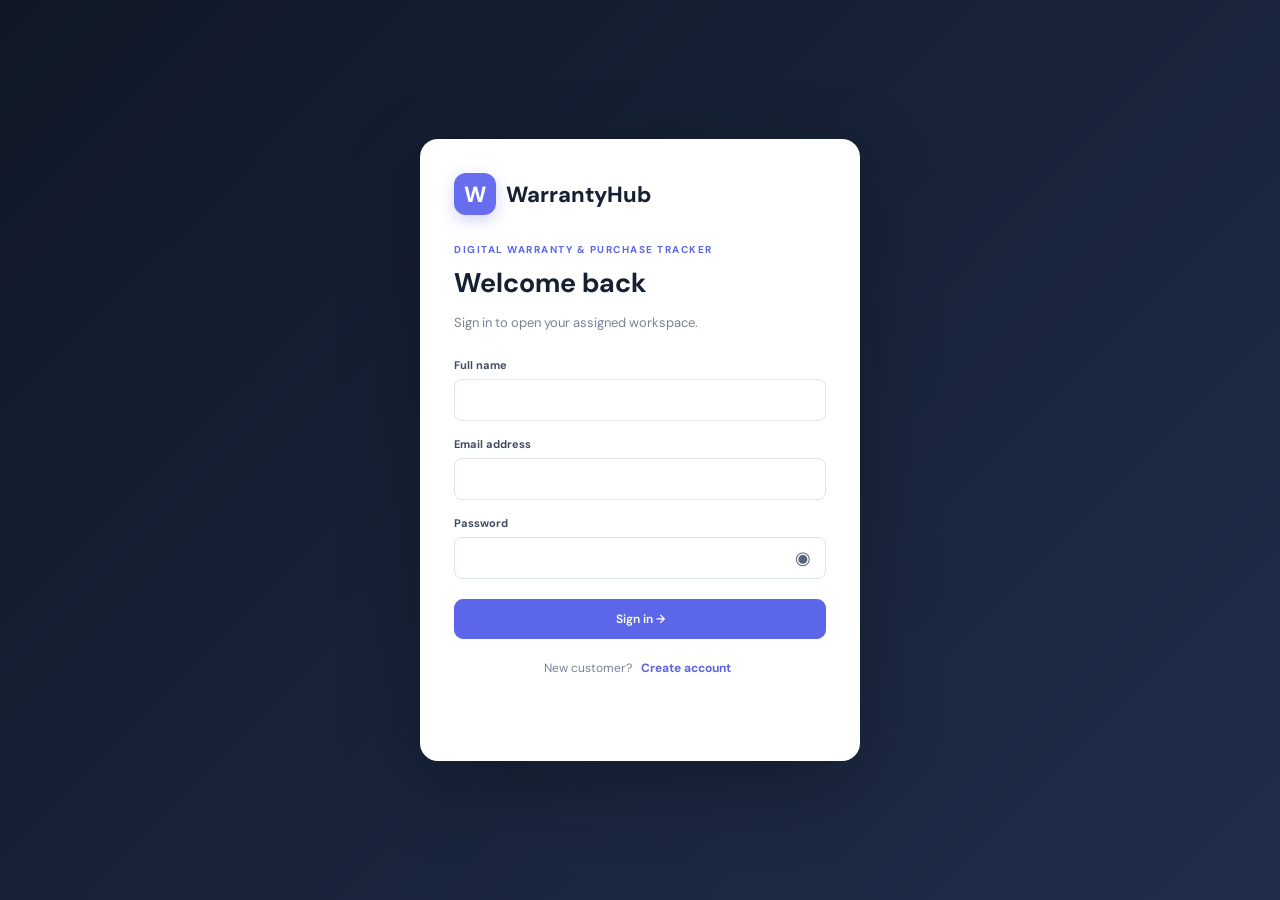
<file: index.html>
<!doctype html>
<html lang="en">
<head>
  <meta charset="utf-8">
  <meta name="viewport" content="width=device-width, initial-scale=1">
  <meta name="theme-color" content="#101827">
  <meta name="description" content="Organize purchases, keep invoice evidence together, and track warranty timelines.">
  <title>WarrantyHub — Digital Warranty & Purchase Tracker</title>
  <link rel="stylesheet" href="styles.css">
</head>
<body>
  <div class="app-shell">
    <aside class="sidebar" id="sidebar">
      <a class="brand" href="#home" aria-label="WarrantyHub home"><span class="brand-mark">W</span><span>Warranty<span class="brand-light">Hub</span><small>Purchase intelligence</small></span></a>
      <div class="nav-label">WORKSPACE</div>
      <nav class="nav-list" aria-label="Main navigation">
        <button class="nav-item active" data-view="home"><span>▦</span> Overview</button>
        <button class="nav-item" data-view="purchases"><span>▤</span> My purchases</button>
        <button class="nav-item" data-view="warranties"><span>◷</span> Warranty timeline</button>
        <button class="nav-item" data-view="claims"><span>♧</span> Claims</button>
        <button class="nav-item" data-view="add"><span>＋</span> Add a purchase</button>
      </nav>
      <div class="sidebar-bottom"><div class="secure-icon">✓</div><strong>Your records, organized</strong><p>Keep purchase details and warranty dates in one place.</p><span class="demo-label">PRIVATE WORKSPACE</span></div>
    </aside>

    <main class="main-area">
      <header class="topbar"><button class="mobile-menu" id="menuToggle" aria-label="Toggle menu">☰</button><div class="breadcrumb">Workspace <span>/</span> <strong id="breadcrumbCurrent">Overview</strong></div><div class="top-actions"><span class="status-dot"></span><span class="demo-status">Connecting…</span><button class="avatar" title="Demo profile">DK</button></div></header>
      <section class="page-content" id="pageContent" aria-live="polite"></section>
      <footer>WarrantyHub <span>•</span> Digital Warranty & Purchase Tracker <span class="footer-right">Live account · Server-backed records</span></footer>
    </main>
  </div>
  <div class="toast" id="toast" role="status" aria-live="polite"></div>
  <script src="app.js"></script>
  <script src="integration.js"></script>
</body>
</html>
</file>
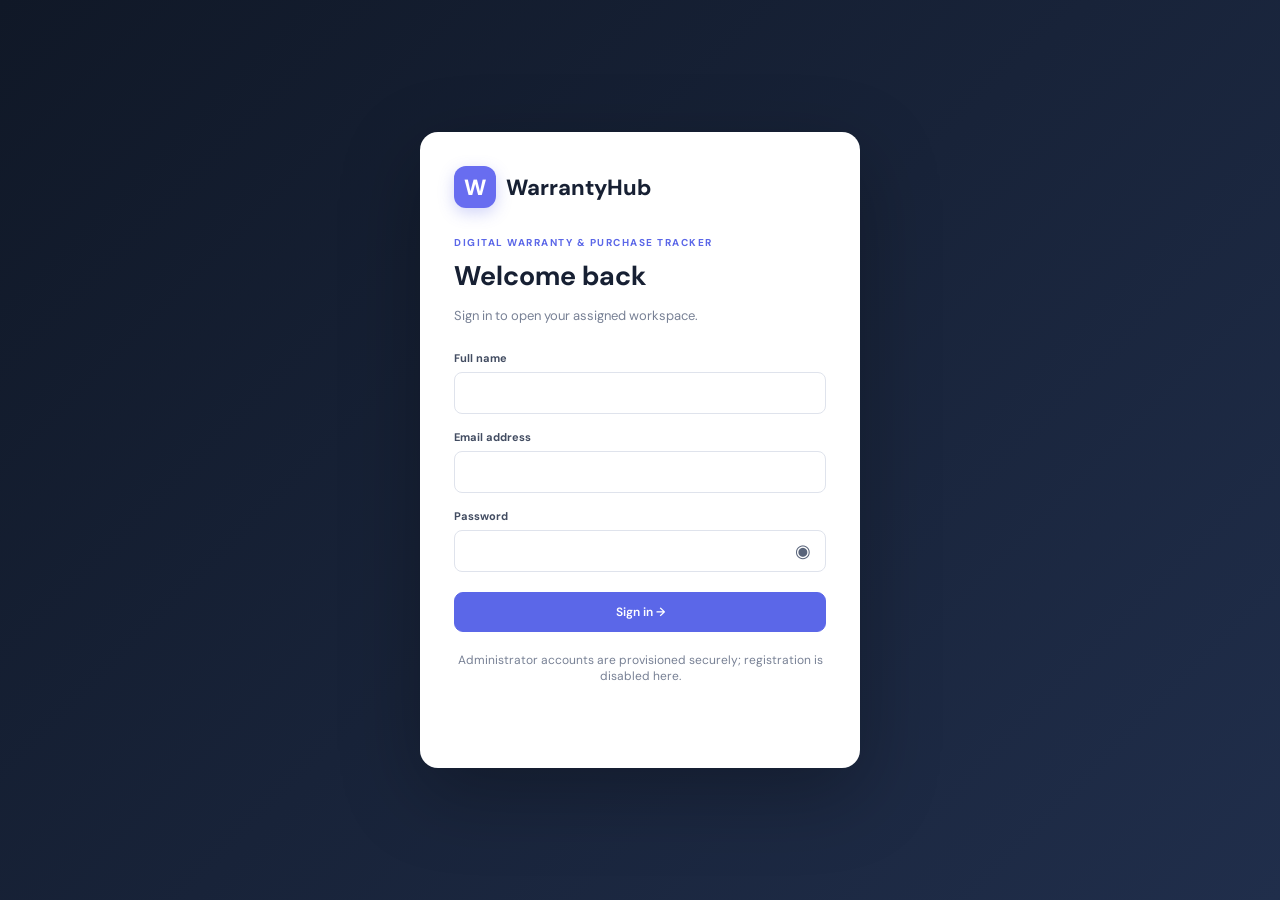
<file: admin.html>
<!doctype html>
<html lang="en">
<head>
  <meta charset="utf-8">
  <meta name="viewport" content="width=device-width, initial-scale=1">
  <meta name="theme-color" content="#101827">
  <meta name="description" content="WarrantyHub administrator portal for product verification and warranty claim review.">
  <title>WarrantyHub — Admin Portal</title>
  <link rel="stylesheet" href="styles.css">
</head>
<body>
  <div class="app-shell">
    <aside class="sidebar" id="sidebar">
      <a class="brand" href="admin.html" aria-label="WarrantyHub admin home"><span class="brand-mark">W</span><span>Warranty<span class="brand-light">Hub</span><small>Admin operations</small></span></a>
      <div class="nav-label">ADMIN WORKSPACE</div>
      <nav class="nav-list" aria-label="Administrator navigation">
        <button class="nav-item active" data-view="admin"><span>▦</span> Admin dashboard</button>
      </nav>
      <div class="sidebar-bottom"><div class="secure-icon">✓</div><strong>Restricted workspace</strong><p>Only accounts assigned the administrator role can access this portal.</p><span class="demo-label">ADMIN ONLY</span></div>
    </aside>
    <main class="main-area">
      <header class="topbar"><button class="mobile-menu" id="menuToggle" aria-label="Toggle menu">☰</button><div class="breadcrumb">WarrantyHub <span>/</span> <strong id="breadcrumbCurrent">Admin dashboard</strong></div><div class="top-actions"><span class="status-dot"></span><span class="demo-status">Administrator portal</span><button class="avatar" title="Administrator profile">AD</button></div></header>
      <section class="page-content" id="pageContent" aria-live="polite"></section>
      <footer>WarrantyHub <span>•</span> Administrator portal <span class="footer-right">Protected by server-side role checks</span></footer>
    </main>
  </div>
  <div class="toast" id="toast" role="status" aria-live="polite"></div>
  <script src="app.js"></script>
  <script src="integration.js"></script>
</body>
</html>
</file>
<file: styles.css>
@import url('https://fonts.googleapis.com/css2?family=DM+Sans:wght@400;500;600;700&family=Manrope:wght@400;500;600;700;800&display=swap');
:root{--ink:#172033;--muted:#788195;--line:#e8ebf1;--paper:#fff;--canvas:#f6f7fb;--nav:#111a2b;--blue:#5b67e8;--blue-dark:#4652d1;--mint:#dff7ee;--green:#168566;--amber:#fff0d9;--orange:#b86b16;--red:#ffe7e7;--shadow:0 10px 28px rgba(30,42,75,.045)}*{box-sizing:border-box}body{margin:0;background:var(--canvas);color:var(--ink);font-family:'DM Sans',sans-serif;font-size:14px}button,input,select,textarea{font:inherit}button{cursor:pointer}.app-shell{min-height:100vh;display:flex}.sidebar{width:244px;background:var(--nav);color:#eaf0ff;padding:28px 16px 18px;display:flex;flex-direction:column;flex-shrink:0}.brand{display:flex;gap:11px;align-items:center;color:#fff;text-decoration:none;font:800 19px Manrope,sans-serif;padding:0 9px 36px;letter-spacing:-.6px}.brand-mark{width:38px;height:38px;border-radius:13px;background:linear-gradient(145deg,#8790ff,#535fe3);display:grid;place-items:center;font-size:22px;box-shadow:0 5px 16px #525ee344}.brand-light{font-weight:500;color:#aeb8ff}.brand small{display:block;font:500 10px 'DM Sans';letter-spacing:1.25px;color:#8894af;text-transform:uppercase;margin-top:3px}.nav-label{font-size:10px;letter-spacing:1.7px;font-weight:700;color:#77839d;padding:0 12px 12px}.nav-list{display:grid;gap:6px}.nav-item{border:0;text-align:left;display:flex;align-items:center;gap:13px;background:transparent;color:#aeb8cc;padding:12px;border-radius:9px;font-weight:500;transition:.2s}.nav-item span{font-size:18px;width:19px;text-align:center}.nav-item:hover,.nav-item.active{background:#242f49;color:#fff}.nav-item.active{box-shadow:inset 3px 0 #828aff}.sidebar-bottom{margin-top:auto;border:1px solid #2a3650;border-radius:13px;padding:16px;color:#dce4f5}.secure-icon{display:grid;place-items:center;width:29px;height:29px;border-radius:9px;background:#1e594f;color:#70e0bb;margin-bottom:12px}.sidebar-bottom strong{font-size:12px}.sidebar-bottom p{font-size:11px;line-height:1.6;color:#9aa7c0;margin:7px 0 14px}.demo-label{font-size:9px;letter-spacing:1.3px;color:#aeb8ff;font-weight:700}.main-area{flex:1;min-width:0;display:flex;flex-direction:column}.topbar{height:72px;padding:0 36px;border-bottom:1px solid var(--line);background:#ffffffc9;display:flex;align-items:center;justify-content:space-between}.breadcrumb{color:#9299a9;font-size:12px}.breadcrumb span{padding:0 10px;color:#c1c6d0}.breadcrumb strong{color:#29334a;font-weight:600}.top-actions{display:flex;align-items:center;gap:9px;color:#6c768a;font-size:12px}.status-dot{width:7px;height:7px;border-radius:50%;background:#36b88e}.avatar{border:0;margin-left:9px;width:34px;height:34px;border-radius:50%;background:#e7e9ff;color:#505bd1;font-weight:700}.mobile-menu{display:none}.page-content{width:100%;max-width:1450px;margin:0 auto;padding:32px 36px 25px;flex:1}.page-heading{display:flex;justify-content:space-between;align-items:flex-start;gap:18px;margin-bottom:25px}.eyebrow{color:var(--blue);font-size:10px;font-weight:700;letter-spacing:1.5px;text-transform:uppercase;margin-bottom:9px}.page-heading h1{font:800 clamp(25px,3vw,32px) Manrope,sans-serif;letter-spacing:-1.1px;margin:0 0 8px}.page-heading p{color:var(--muted);margin:0;font-size:13px;line-height:1.6}.btn{border:1px solid var(--line);background:#fff;color:#343e55;border-radius:9px;padding:11px 15px;font-weight:600;font-size:12px;display:inline-flex;align-items:center;justify-content:center;gap:8px;transition:.18s;text-decoration:none}.btn:hover{transform:translateY(-1px);box-shadow:var(--shadow)}.btn-primary{background:var(--blue);border-color:var(--blue);color:white}.btn-primary:hover{background:var(--blue-dark)}.btn-small{padding:8px 11px;font-size:11px}.stat-grid{display:grid;grid-template-columns:repeat(4,minmax(0,1fr));gap:15px;margin-bottom:23px}.stat-card,.panel{background:var(--paper);border:1px solid var(--line);border-radius:13px;box-shadow:var(--shadow)}.stat-card{padding:19px 19px 17px;min-height:133px}.stat-top{display:flex;justify-content:space-between;align-items:center;color:var(--muted);font-size:11px;font-weight:600}.stat-icon{width:32px;height:32px;display:grid;place-items:center;border-radius:10px;font-size:17px;background:#eeefff;color:#646de1}.stat-icon.green{background:#e2f8ef;color:#168566}.stat-icon.orange{background:#fff1df;color:#ba751d}.stat-icon.pink{background:#ffeded;color:#c76c6c}.stat-number{font:800 28px Manrope,sans-serif;letter-spacing:-.8px;margin:14px 0 6px}.stat-note{font-size:10px;color:#8992a3}.stat-note b{color:#26896b}.content-grid{display:grid;grid-template-columns:minmax(0,1.6fr) minmax(260px,.9fr);gap:18px;margin-bottom:20px}.panel{padding:21px;min-width:0}.panel-heading{display:flex;align-items:center;justify-content:space-between;gap:10px;margin-bottom:18px}.panel-heading h2{font:700 15px Manrope,sans-serif;margin:0;letter-spacing:-.3px}.panel-heading p{font-size:11px;color:var(--muted);margin:5px 0 0}.text-link{border:0;background:transparent;color:var(--blue);font-size:11px;font-weight:700;padding:5px}.purchase-list{display:grid}.purchase-row{display:flex;align-items:center;gap:12px;padding:13px 0;border-top:1px solid #f0f1f5}.purchase-row:first-child{border-top:0;padding-top:0}.product-icon{width:43px;height:43px;border-radius:12px;display:grid;place-items:center;font-size:22px;background:#f0f1ff;flex-shrink:0}.product-icon.phone{background:#eaf5ff}.product-icon.watch{background:#fff1e7}.product-icon.laptop{background:#e9f8f1}.product-main{min-width:0;flex:1}.product-main strong{display:block;font-size:12px;margin-bottom:5px}.product-main small{display:block;font-size:10px;color:var(--muted)}.row-end{text-align:right;white-space:nowrap}.row-end strong{display:block;font-size:12px;margin-bottom:6px}.badge{display:inline-flex;align-items:center;gap:5px;border-radius:20px;padding:5px 8px;font-size:9px;font-weight:700;white-space:nowrap}.badge:before{content:'';width:5px;height:5px;border-radius:50%;background:currentColor}.badge.active{color:#168566;background:#e3f8ef}.badge.expiring{color:#ad6919;background:#fff2df}.badge.pending{color:#626bd9;background:#eeefff}.badge.expired{color:#bd5e5e;background:#ffeded}.timeline{display:grid;gap:0}.timeline-item{display:grid;grid-template-columns:38px 1fr;gap:12px;position:relative;padding-bottom:21px}.timeline-item:not(:last-child):after{content:'';position:absolute;top:36px;left:18px;bottom:0;width:1px;background:#e5e8f1}.timeline-icon{width:37px;height:37px;border-radius:11px;background:#f1f2ff;display:grid;place-items:center;font-size:17px;z-index:1}.timeline-copy strong{display:block;font-size:11px;margin:2px 0 5px}.timeline-copy p{font-size:10px;line-height:1.5;color:var(--muted);margin:0 0 7px}.timeline-copy small{font-size:10px;color:var(--orange);font-weight:700}.table-wrap{overflow:auto}table{width:100%;border-collapse:collapse;min-width:560px}th{text-align:left;text-transform:uppercase;letter-spacing:.8px;color:#8a93a5;font-size:9px;padding:12px 10px;border-bottom:1px solid var(--line)}td{padding:14px 10px;border-bottom:1px solid #f0f1f5;font-size:11px}tbody tr:last-child td{border-bottom:0}td strong{font-size:11px}.muted{color:var(--muted)}.empty-state{text-align:center;padding:35px 12px;color:var(--muted)}.empty-state .empty-icon{font-size:32px;margin-bottom:10px}.empty-state strong{display:block;color:var(--ink);margin-bottom:7px}.empty-state p{font-size:12px;line-height:1.6}.form-panel{max-width:780px}.form-grid{display:grid;grid-template-columns:1fr 1fr;gap:16px}.field{display:grid;gap:7px}.field.full{grid-column:1/-1}.field label{font-size:11px;font-weight:700;color:#424c61}.field input,.field select,.field textarea{width:100%;border:1px solid #dfe3ec;border-radius:8px;background:#fff;padding:11px 12px;color:var(--ink);outline:none}.field input:focus,.field select:focus,.field textarea:focus{border-color:#828af1;box-shadow:0 0 0 3px #747cf21a}.field textarea{min-height:82px;resize:vertical}.form-actions{display:flex;gap:9px;margin-top:20px}.notice{padding:12px 14px;border-radius:9px;background:#f0f1ff;color:#555fc5;font-size:11px;line-height:1.6;margin-bottom:17px}.filter-row{display:flex;gap:9px;flex-wrap:wrap;margin-bottom:17px}.filter-row input,.filter-row select{border:1px solid var(--line);background:white;border-radius:8px;padding:10px 12px;font-size:11px;color:var(--ink)}.filter-row input{flex:1;min-width:180px}.claim-card{padding:16px 0;border-top:1px solid #eff0f4;display:flex;gap:12px;align-items:flex-start}.claim-card:first-child{border-top:0}.claim-body{flex:1}.claim-body strong{font-size:12px}.claim-body p{font-size:11px;color:var(--muted);line-height:1.6;margin:6px 0}.claim-meta{font-size:10px;color:#8c95a6}.toast{position:fixed;right:24px;bottom:24px;background:#18233a;color:#fff;padding:13px 17px;border-radius:10px;box-shadow:0 10px 35px #111a2b2b;opacity:0;transform:translateY(10px);pointer-events:none;transition:.25s;font-size:12px;z-index:20;max-width:min(360px,calc(100vw - 32px))}.toast.show{opacity:1;transform:translateY(0)}footer{border-top:1px solid var(--line);padding:16px 36px;color:#9299a9;font-size:10px}footer span{padding:0 5px;color:#c2c7d0}.footer-right{float:right}
@media(max-width:1100px){.sidebar{width:220px}.page-content{padding:27px 23px}.topbar{padding:0 23px}.stat-grid{grid-template-columns:repeat(2,minmax(0,1fr))}.content-grid{grid-template-columns:1fr}.sidebar-bottom{margin-top:45px}}
@media(max-width:680px){.sidebar{position:fixed;z-index:10;top:0;bottom:0;left:0;transform:translateX(-100%);transition:transform .22s;width:255px;box-shadow:15px 0 40px #111a2b25}.sidebar.open{transform:translateX(0)}.topbar{height:61px;padding:0 15px;gap:12px}.mobile-menu{display:block;border:1px solid var(--line);background:white;border-radius:8px;width:34px;height:34px;color:var(--ink)}.breadcrumb{font-size:11px;flex:1}.breadcrumb span{padding:0 4px}.demo-status{display:none}.page-content{padding:24px 15px}.page-heading{flex-direction:column;align-items:stretch;margin-bottom:20px}.page-heading .btn{align-self:flex-start}.stat-grid{gap:9px}.stat-card{padding:14px;min-height:120px}.stat-number{font-size:25px}.stat-top{font-size:10px}.stat-icon{width:28px;height:28px}.panel{padding:16px}.content-grid{gap:12px}.form-grid{grid-template-columns:1fr}.field.full{grid-column:auto}.row-end{white-space:normal}.purchase-row{gap:9px}.product-icon{width:37px;height:37px}.product-main strong{font-size:11px}.footer-right{float:none;display:block;margin-top:6px}footer{padding:14px 16px}.filter-row input{min-width:100%}}

/* Account access screen */
#authRoot{position:fixed;inset:0;z-index:100;background:linear-gradient(135deg,#101827,#202e4b);display:grid;place-items:center;padding:20px;overflow:auto}.auth-card{background:#fff;border-radius:18px;padding:34px;width:min(100%,440px);box-shadow:0 25px 80px #0004}.auth-brand{display:flex;align-items:center;gap:10px;font-size:22px;font-weight:800;margin-bottom:28px}.auth-brand .brand-mark{display:grid;place-items:center;background:#686df0;color:#fff;width:42px;height:42px;border-radius:12px}.auth-card h1{font-size:27px;margin:8px 0}.auth-sub{color:var(--muted);font-size:13px;line-height:1.6;margin-bottom:24px}.auth-card form{display:grid;gap:16px}.auth-submit{width:100%;justify-content:center;margin-top:4px}.auth-switch{text-align:center;font-size:12px;color:var(--muted);margin:20px 0}.auth-switch button{border:0;background:none;color:#5e64df;font-weight:700;cursor:pointer}.auth-error{color:#b42318;font-size:12px;min-height:18px}.auth-card>small{display:block;text-align:center;color:#9299a9;font-size:10px;line-height:1.5}.auth-mode .app-shell{display:none}

.password-wrap{display:flex;align-items:stretch;position:relative}.password-wrap input{width:100%;padding-right:48px}.password-toggle{position:absolute;right:5px;top:50%;transform:translateY(-50%);border:0;background:transparent;color:#59647a;padding:8px 10px;border-radius:7px;font-size:18px;line-height:1}.password-toggle:hover{background:#eef0ff;color:#4652d1}
</file>
